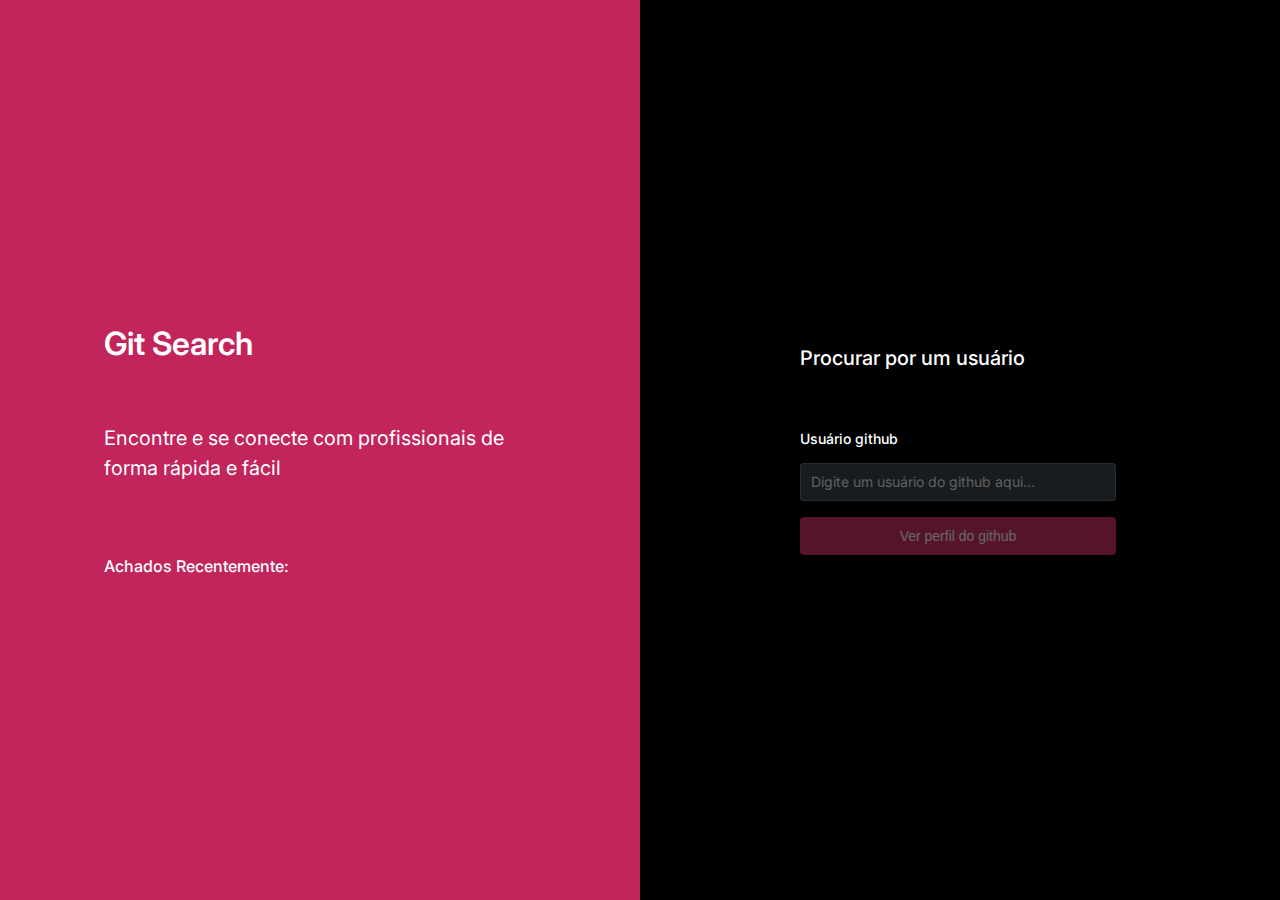
<file: pages/home/index.html>
<!DOCTYPE html>
<html lang="pt-br">

<head>
  <meta charset="UTF-8" />
  <meta http-equiv="X-UA-Compatible" content="IE=edge" />
  <meta name="viewport" content="width=device-width, initial-scale=1.0" />
  <link rel="stylesheet" href="../../styles/globalStyle.css" />
  <link rel="stylesheet" href="../../styles/fonts.css" />
  <link rel="stylesheet" href="../../styles/buttons.css" />
  <link rel="stylesheet" href="../../styles/input.css" />
  <link rel="stylesheet" href="../../styles/colors.css" />
  <link rel="stylesheet" href="./styles/aside.css" />
  <link rel="stylesheet" href="./styles/main.css" />
  <link rel="stylesheet" href="./styles/index.css" />
  <title>Git Search</title>
</head>

<body>
  
  <aside class="bg-color-brand-1">

    <section class="aside-content container-aside">

      <h1 class="title-1">
        Git Search
      </h1>

      <p class="text-0">
        Encontre e se conecte com profissionais de forma rápida e fácil
      </p>

      <div class="recent-added-wrapper">

        <h4 class="text-2">
          Achados Recentemente:
        </h4>

        <ul class="recent-added">
        </ul>

      </div>

    </section>

  </aside>

  <main>

    <section class="main-content container-main">

      <h2 class="title-3">
        Procurar por um usuário
      </h2>

      <form>

        <label for="input-main" class="text-4">
          Usuário github
        </label>

        <input
          class="input-main" 
          id="input-main" 
          type="text" 
          placeholder="Digite um usuário do github aqui..." 
          required="true"
        >

        <span id="alert" class="text-3 color-alert hidden">
          Usuário não encontrado
        </span>

        <button id="btn-main" type="submit" disabled="true" class="btn-main btn-disabled">
          Ver perfil do github
        </button>

      </form>
      
    </section>

  </main>
  
  <script src="../../scripts/getUser.js"></script>
  <script src="./script/localStorage.js"></script>
  <script src="./script/index.js"></script>
</body>

</html>
</file>
<file: styles/globalStyle.css>
@import url('https://fonts.googleapis.com/css2?family=Inter:wght@100;200;300;400;500;600;700;800&display=swap');

* {
  margin: 0;
  padding: 0;
  box-sizing: border-box;
}

ul {
  list-style: none;
}

a {
  text-decoration: none;
}

:root{
    --color-brand-1: #C2255C;
    --color-brand-2: #D6336C;
    --color-grey-1:  #191C1F;
    --color-grey-2:  #212529;
    --color-grey-3:  #33363A;
    --color-grey-4:  #373B3E;
    --color-grey-6:  #A6A8A9;
    --color-black: black;
    --color-white:  #FFFFFF;
    --color-white-op-60: #ffffff60;
    --color-white-op-50: #ffffff50;
    --color-white-op-40: #ffffff40;
    --color-white-op-12: #ffffff12;
    --color-white-op-8: #ffffff0d;

    --color-alert:   #C22554;

    --font-size-1: 2rem;
    --font-size-2: 1.5rem;
    --font-size-3: 1.25rem;
    --font-size-4: 1rem;
    --font-size-5: 0.875rem;

    --radius-1: 0.5rem;
    --radius-2: 0.25rem;
    --radius-rounded: 50%;

    --font-family-default: 'Inter', sans-serif;
}

body {
  font-family: var(--font-family-default);
  color: var(--color-white);

  background-color: var(--color-black);
}


@media (max-width: 700px) {
  body {
    padding: 1rem;
  }
}
</file>
<file: styles/fonts.css>
.title-1 {
    font-size: var(--font-size-1);
    font-weight: 600;
}

.title-2 {
    font-size: var(--font-size-2);
    font-weight: 700;
}

.title-3 {
    font-size: var(--font-size-3);
    font-weight: 500;
}

.text-0 {
    font-size: var(--font-size-3);
    font-weight: 400;
    line-height: 150%;
}

.text-1 {
    font-size: var(--font-size-3);
    font-weight: 400;
}

.text-2 {
    font-size: var(--font-size-4);
    font-weight: 500;
}

.text-3 {
    font-size: var(--font-size-5);
    font-weight: 400;
    line-height: 150%;
}

.text-4 {
    font-size: var(--font-size-5);
    font-weight: 500;    
}

.text-5 {
    font-size: var(--font-size-5);
    font-weight: 600;
}
</file>
<file: styles/buttons.css>
button {
    cursor: pointer;
}

.btn-main {
    width: 100%;
    max-width: 19.75rem;
    height: 2.375rem;

    background-color: var(--color-brand-2);
    color: var(--color-white);

    padding: 0.625rem;

    font-size: var(--font-size-5);
    font-weight: 500;    

    border: none;
    border-radius: var(--radius-2);
}

.btn-main:hover {
    background-color: var(--color-brand-1);
}

.btn-disabled {
    opacity: 40%;
}

.btn-header {
    height: 2.375rem;

    background-color: var(--color-white-op-40);
    
    padding: 1rem 1.5rem;

    border: none;
    border-radius: var(--radius-1);

    font-size: var(--font-size-5);
    font-weight: 600;
    color: var(--color-white);

    display: flex;
    align-items: center;
}

.btn-header:hover { 
    background-color: var(--color-brand-2);
}

.btn-card {
    height: 1.75rem;
    background-color: var(--color-black);
    padding: 0 0.5rem;

    border: 2px solid var(--color-white);
    border-radius: var(--radius-2);

    font-size: var(--font-size-5);
    font-weight: 500;
    color: var(--color-white);
}

.btn-card:hover {
    background-color: var(--color-brand-2);
    border-color: transparent;
}
</file>
<file: styles/input.css>
.input-main {
    width: 100%;
    max-width: 19.75rem;
    height: 2.375rem;

    padding: 0.625rem;

    background-color: var(--color-grey-1);

    font-family: var(--font-family-default);
    font-size: var(--font-size-5);
    font-weight: 400;
    color: var(--color-white);

    border: 1px solid var(--color-white-op-12);
    border-radius: var(--radius-2);

    outline: none;
}

.input-main::placeholder {
    font-family: var(--font-family-default);

    font-size: var(--font-size-5);
    font-weight: 400;
    color: var(--color-white-op-50);
}

.input-main:focus {
    border-color: var(--color-white);
}
</file>
<file: styles/colors.css>
.color-brand-1 {
    color: var(--color-brand-1);
}

.bg-color-brand-1 {
    background-color: var(--color-brand-1);
}

.color-brand-2 {
    color: var(--color-brand-2);
}

.bg-color-brand-2 {
    background-color: var(--color-brand-2);
}

.color-grey-1 {
    color: var(--color-grey-1);
}

.bg-color-grey-1 {
    background-color: var(--color-grey-1);
}

.color-grey-2 {
    color: var(--color-grey-2);
}

.bg-color-grey-2 {
    background-color: var(--color-grey-2);
}

.color-grey-3 {
    color: var(--color-grey-3);
}

.bg-color-grey-3 {
    background-color: var(--color-grey-3);
}

.color-grey-4 {
    color: var(--color-grey-4);
}

.bg-color-grey-4 {
    background-color: var(--color-grey-4);
}

.color-grey-5 {
    color: var(--color-grey-5);
}

.bg-color-grey-5 {
    background-color: var(--color-grey-5);
}

.color-grey-6 {
    color: var(--color-grey-6);
}

.bg-color-grey-6 {
    background-color: var(--color-grey-6);
}

.color-black {
    color: var(--color-black);
}

.bg-color-black {
    background-color: var(--color-black);
}

.color-white {
    color: var(--color-white);
}

.bg-color-white {
    background-color: var(--color-white);
}

.color-white-op-60 {
    color: var(--color-white-op-60);
}

.bg-color-white-op-60 {
    background-color: var(--color-white-op-60);
}

.color-white-op-50 {
    color: var(--color-white-op-50);
}

.bg-color-white-op-50 {
    background-color: var(--color-white-op-50);
}

.color-white-op-12 {
    color: var(--color-white-op-12);
}

.bg-color-white-op-12 {
    background-color: var(--color-white-op-12);
}

.color-white-op-8 {
    color: var(--color-white-op-8);
}

.bg-color-white-op-8 {
    background-color: var(--color-white-op-8);
}

.color-alert {
    color: var(--color-alert);
}
</file>
<file: pages/home/styles/aside.css>
aside {
    width: 50%;
    height: 100%;  
    
    display: flex;
    align-items: center;
}

.container-aside {
    width: 100%;
    max-width: 27rem;
    margin: 0 auto;
}

.aside-content {
    display: flex;
    flex-direction: column;
    gap: 3.75rem;
}

.recent-added-wrapper {
    display: flex;
    gap: 1rem;
    align-items: center;
}

.recent-added {
    display: flex;
    gap: 1rem;
}
</file>
<file: pages/home/styles/main.css>
main {
    width: 50%;
    height: 100%;  
    
    display: flex;
    align-items: center;
}

.container-main {
    width: 100%;
    max-width: 20rem;
    margin: 0 auto;
}

.main-content {
    display: flex;
    flex-direction: column;
    gap: 3.75rem;
}

form {
    display: flex;
    flex-direction: column;
    gap: 1rem;
}

.hidden {
    display: none;
}

.spinner{
    animation: spinner 1s;
    animation-iteration-count: infinite;
}

@keyframes spinner {
    0% {
        transform: rotate(0);
    }

    25% {
        transform: rotate(90deg);
    }

    50% {
        transform: rotate(180deg);
    }

    75% {
        transform: rotate(270deg);
    }

    100% {
        transform: rotate(360deg);
    }
}
</file>
<file: pages/home/styles/index.css>
body {
    height: 100vh;
    width: 100vw;
    display: flex;
}

.recent-added-wrapper {
    display: flex;
    align-items: flex-start;
}

.recent-added-wrapper h4{
    margin-top: 0.8rem;
}

.card-minor figure{
    display: flex;
    flex-direction: column;
    align-items: center;
    position: relative;
}

.card-minor img {
    height: 2.75rem;
    width: 2.75rem;

    border-radius: var(--radius-rounded);
    border: 2px solid transparent;

    object-fit: cover;
}

.card-minor img:hover {
    border-color: var(--color-white);
}

.card-minor figcaption {
    padding: 0.25rem 0.5rem;
    background-color: var(--color-white);

    width: 220%;

    font-size: 0.75rem;
    font-weight: 500;

    border-radius: var(--radius-2);   
    
    position: absolute;
    top: 3rem;

    display: none;
}

.card-minor figure:hover > figcaption {
    display: block;
} 

@media (max-width: 700px) {
    body {
        flex-direction: column;
        padding: 0;
    }

    aside {
        width: 100%;
    }

    .aside-content {
        padding: 1rem;
    }

    main {
        width: 100%;
    }

    .recent-added-wrapper {
        flex-direction: column;
    }
}
</file>
